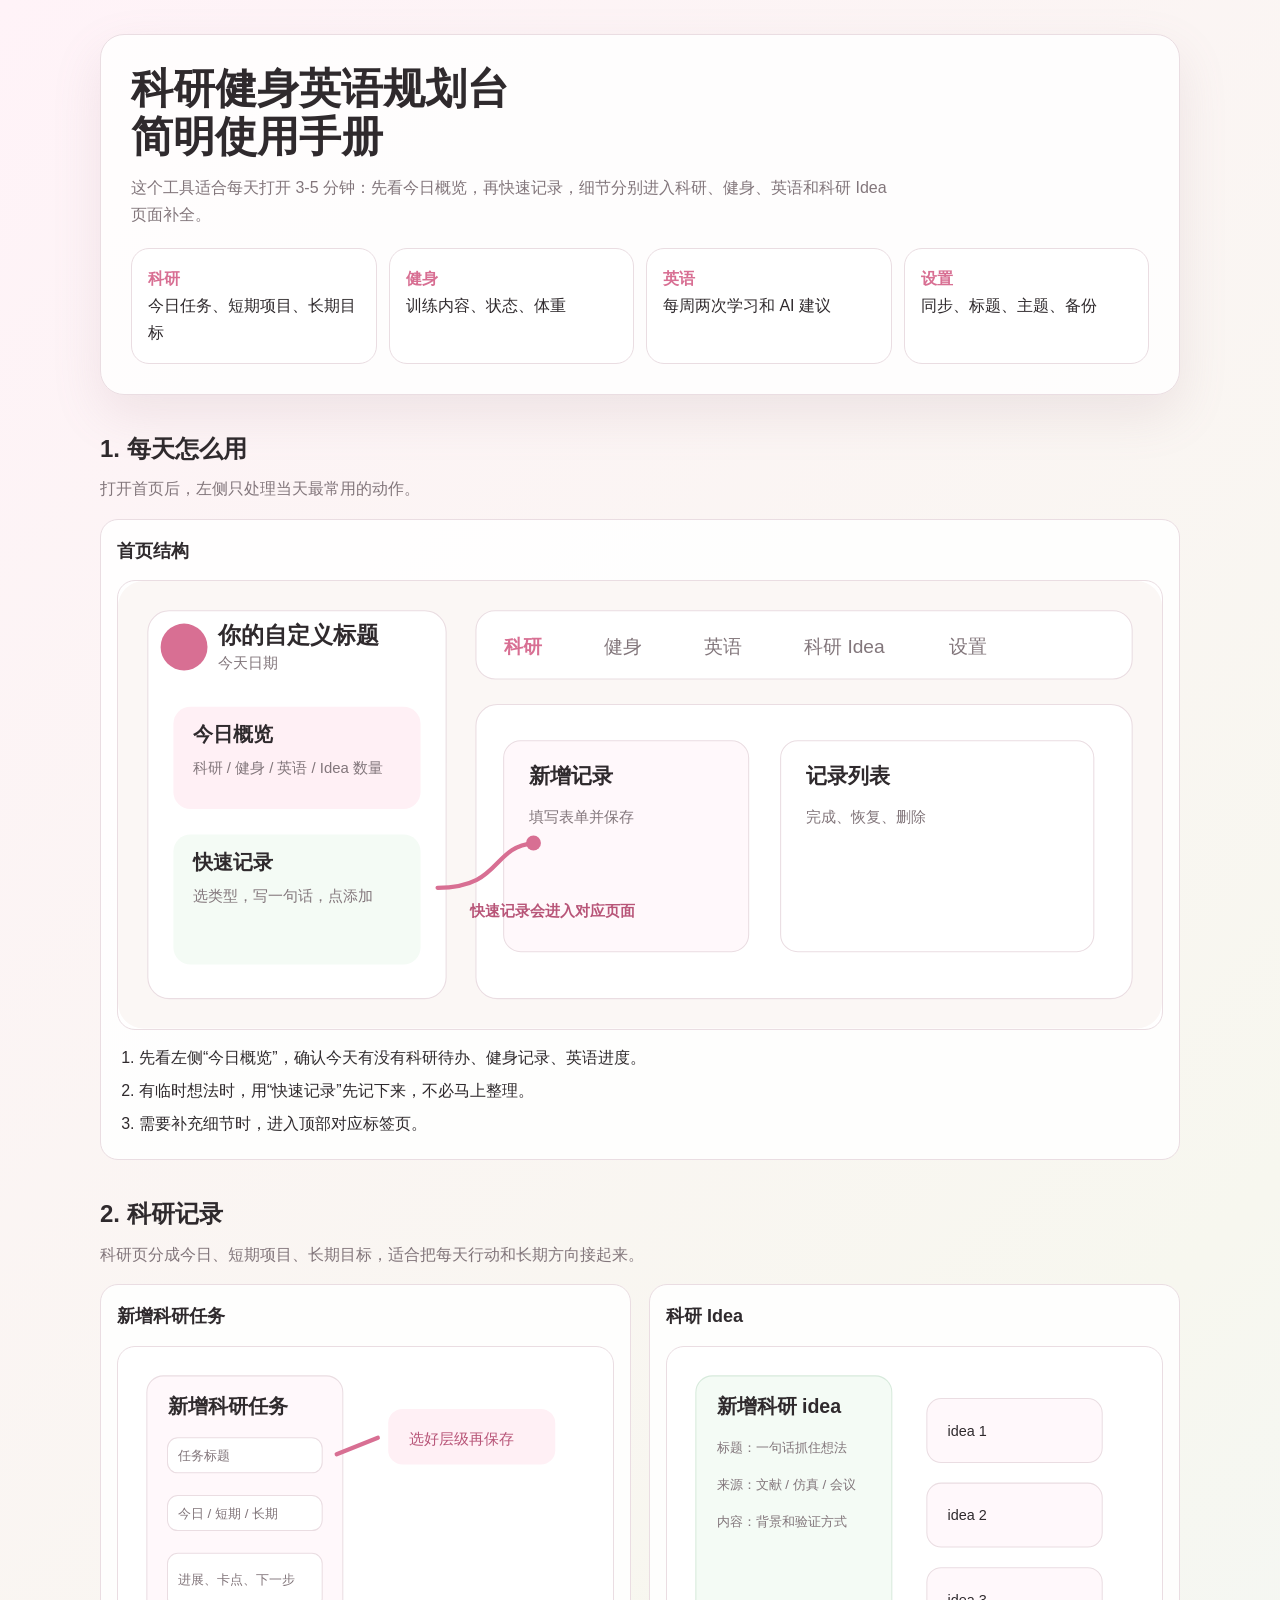
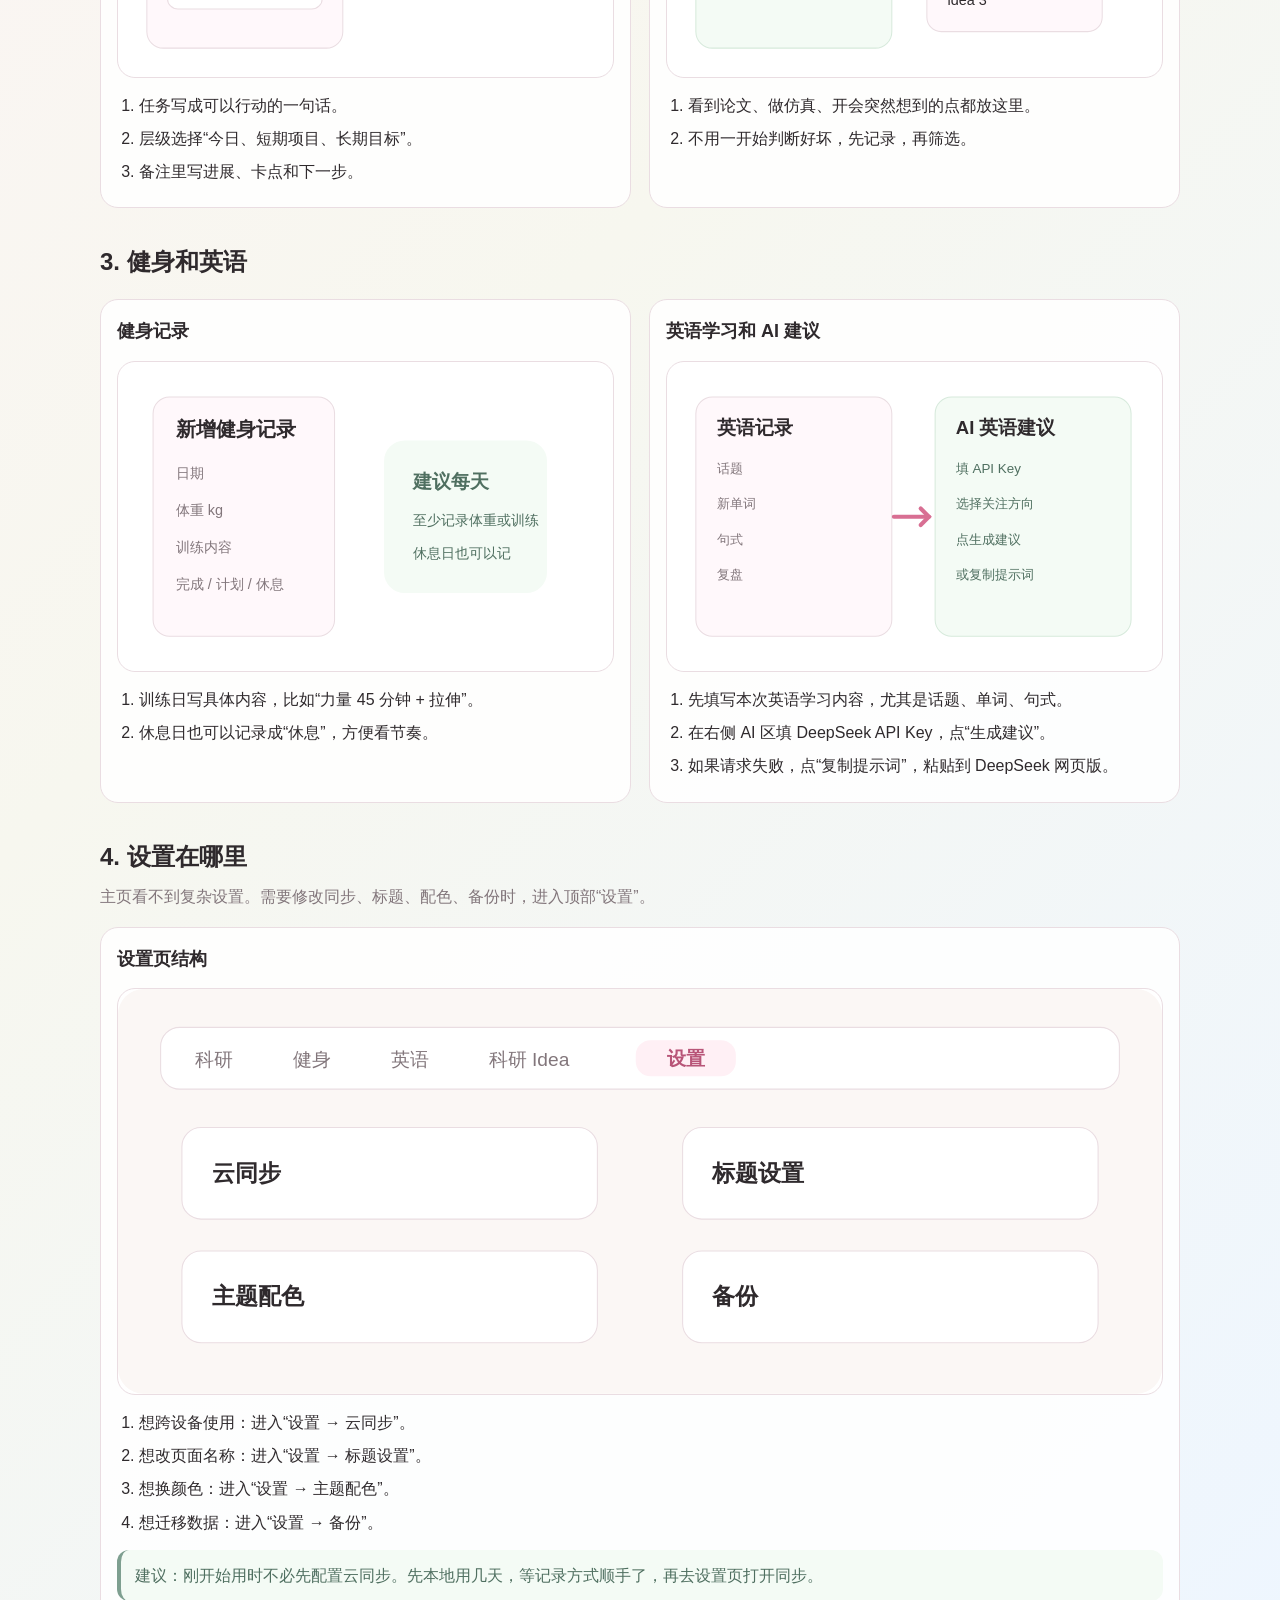
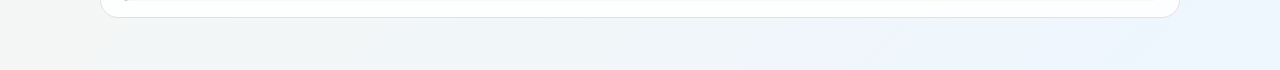
<file: 使用手册.html>
<!doctype html>
<html lang="zh-CN">
  <head>
    <meta charset="UTF-8" />
    <meta name="viewport" content="width=device-width, initial-scale=1.0" />
    <title>科研健身英语规划台使用手册</title>
    <style>
      :root {
        --bg: #fbf7f5;
        --ink: #2f2a2d;
        --muted: #82767b;
        --line: #eadde2;
        --primary: #d86f93;
        --accent: #7e9f90;
        --surface: #ffffff;
        --soft: #fff0f5;
      }

      * {
        box-sizing: border-box;
      }

      body {
        margin: 0;
        background: linear-gradient(135deg, #fff3f8 0%, #f7f7ef 54%, #eef6ff 100%);
        color: var(--ink);
        font-family: "PingFang SC", "Microsoft YaHei", "Segoe UI", Arial, sans-serif;
        line-height: 1.7;
      }

      .manual {
        width: min(1080px, calc(100% - 32px));
        margin: 0 auto;
        padding: 34px 0 52px;
      }

      .hero {
        padding: 30px;
        border: 1px solid var(--line);
        border-radius: 24px;
        background: rgba(255, 255, 255, 0.82);
        box-shadow: 0 20px 50px rgba(155, 121, 132, 0.14);
      }

      h1,
      h2,
      h3,
      p {
        margin: 0;
      }

      h1 {
        font-size: clamp(28px, 4vw, 42px);
        line-height: 1.15;
      }

      h2 {
        margin-top: 34px;
        font-size: 24px;
      }

      h3 {
        font-size: 18px;
      }

      .hero p,
      .section-intro,
      .card p {
        color: var(--muted);
      }

      .hero p {
        margin-top: 12px;
        max-width: 760px;
      }

      .quick-map {
        display: grid;
        grid-template-columns: repeat(4, minmax(0, 1fr));
        gap: 12px;
        margin-top: 20px;
      }

      .quick-map div,
      .card {
        border: 1px solid var(--line);
        border-radius: 18px;
        background: rgba(255, 255, 255, 0.88);
        padding: 16px;
      }

      .quick-map strong {
        display: block;
        color: var(--primary);
      }

      .section-intro {
        margin-top: 6px;
      }

      .guide-grid {
        display: grid;
        grid-template-columns: 1fr 1fr;
        gap: 18px;
        margin-top: 16px;
      }

      .wide {
        grid-column: 1 / -1;
      }

      .visual {
        width: 100%;
        height: auto;
        display: block;
        margin-top: 14px;
        border: 1px solid var(--line);
        border-radius: 18px;
        background: #fff;
      }

      .steps {
        margin: 14px 0 0;
        padding-left: 22px;
      }

      .steps li {
        margin: 6px 0;
      }

      .note {
        margin-top: 14px;
        border-left: 4px solid var(--accent);
        border-radius: 12px;
        background: #f4fbf5;
        padding: 12px 14px;
        color: #4f6f60;
      }

      code {
        border-radius: 8px;
        background: var(--soft);
        color: #a94f70;
        padding: 2px 6px;
      }

      @media (max-width: 800px) {
        .guide-grid,
        .quick-map {
          grid-template-columns: 1fr;
        }
      }
    </style>
  </head>
  <body>
    <main class="manual">
      <section class="hero">
        <h1>科研健身英语规划台<br />简明使用手册</h1>
        <p>这个工具适合每天打开 3-5 分钟：先看今日概览，再快速记录，细节分别进入科研、健身、英语和科研 Idea 页面补全。</p>
        <div class="quick-map">
          <div><strong>科研</strong>今日任务、短期项目、长期目标</div>
          <div><strong>健身</strong>训练内容、状态、体重</div>
          <div><strong>英语</strong>每周两次学习和 AI 建议</div>
          <div><strong>设置</strong>同步、标题、主题、备份</div>
        </div>
      </section>

      <h2>1. 每天怎么用</h2>
      <p class="section-intro">打开首页后，左侧只处理当天最常用的动作。</p>
      <div class="guide-grid">
        <article class="card wide">
          <h3>首页结构</h3>
          <svg class="visual" viewBox="0 0 980 420" role="img" aria-label="首页结构示意图">
            <rect width="980" height="420" rx="24" fill="#fbf7f5" />
            <rect x="28" y="28" width="280" height="364" rx="20" fill="#fff" stroke="#eadde2" />
            <rect x="336" y="28" width="616" height="64" rx="18" fill="#fff" stroke="#eadde2" />
            <rect x="336" y="116" width="616" height="276" rx="20" fill="#fff" stroke="#eadde2" />
            <circle cx="62" cy="62" r="22" fill="#d86f93" />
            <text x="94" y="58" font-size="22" font-weight="700" fill="#2f2a2d">你的自定义标题</text>
            <text x="94" y="82" font-size="14" fill="#82767b">今天日期</text>
            <rect x="52" y="118" width="232" height="96" rx="16" fill="#fff0f5" />
            <text x="70" y="150" font-size="19" font-weight="700" fill="#2f2a2d">今日概览</text>
            <text x="70" y="180" font-size="14" fill="#82767b">科研 / 健身 / 英语 / Idea 数量</text>
            <rect x="52" y="238" width="232" height="122" rx="16" fill="#f4fbf5" />
            <text x="70" y="270" font-size="19" font-weight="700" fill="#2f2a2d">快速记录</text>
            <text x="70" y="300" font-size="14" fill="#82767b">选类型，写一句话，点添加</text>
            <text x="362" y="68" font-size="18" font-weight="700" fill="#d86f93">科研</text>
            <text x="456" y="68" font-size="18" fill="#82767b">健身</text>
            <text x="550" y="68" font-size="18" fill="#82767b">英语</text>
            <text x="644" y="68" font-size="18" fill="#82767b">科研 Idea</text>
            <text x="780" y="68" font-size="18" fill="#82767b">设置</text>
            <rect x="362" y="150" width="230" height="198" rx="16" fill="#fff8fb" stroke="#eadde2" />
            <rect x="622" y="150" width="294" height="198" rx="16" fill="#ffffff" stroke="#eadde2" />
            <text x="386" y="190" font-size="20" font-weight="700" fill="#2f2a2d">新增记录</text>
            <text x="386" y="226" font-size="14" fill="#82767b">填写表单并保存</text>
            <text x="646" y="190" font-size="20" font-weight="700" fill="#2f2a2d">记录列表</text>
            <text x="646" y="226" font-size="14" fill="#82767b">完成、恢复、删除</text>
            <path d="M300 288 C360 288 350 250 390 246" fill="none" stroke="#d86f93" stroke-width="4" stroke-linecap="round" />
            <circle cx="390" cy="246" r="7" fill="#d86f93" />
            <text x="330" y="314" font-size="14" font-weight="700" fill="#b85578">快速记录会进入对应页面</text>
          </svg>
          <ol class="steps">
            <li>先看左侧“今日概览”，确认今天有没有科研待办、健身记录、英语进度。</li>
            <li>有临时想法时，用“快速记录”先记下来，不必马上整理。</li>
            <li>需要补充细节时，进入顶部对应标签页。</li>
          </ol>
        </article>
      </div>

      <h2>2. 科研记录</h2>
      <p class="section-intro">科研页分成今日、短期项目、长期目标，适合把每天行动和长期方向接起来。</p>
      <div class="guide-grid">
        <article class="card">
          <h3>新增科研任务</h3>
          <svg class="visual" viewBox="0 0 480 320" role="img" aria-label="科研任务填写示意图">
            <rect width="480" height="320" rx="20" fill="#fff" />
            <rect x="28" y="28" width="190" height="264" rx="16" fill="#fff8fb" stroke="#eadde2" />
            <text x="48" y="64" font-size="19" font-weight="700" fill="#2f2a2d">新增科研任务</text>
            <rect x="48" y="88" width="150" height="34" rx="10" fill="#fff" stroke="#eadde2" />
            <text x="58" y="110" font-size="13" fill="#82767b">任务标题</text>
            <rect x="48" y="144" width="150" height="34" rx="10" fill="#fff" stroke="#eadde2" />
            <text x="58" y="166" font-size="13" fill="#82767b">今日 / 短期 / 长期</text>
            <rect x="48" y="200" width="150" height="54" rx="10" fill="#fff" stroke="#eadde2" />
            <text x="58" y="230" font-size="13" fill="#82767b">进展、卡点、下一步</text>
            <rect x="262" y="60" width="162" height="54" rx="14" fill="#fff0f5" />
            <text x="282" y="94" font-size="15" fill="#b85578">选好层级再保存</text>
            <path d="M252 88 L212 104" stroke="#d86f93" stroke-width="4" stroke-linecap="round" />
          </svg>
          <ol class="steps">
            <li>任务写成可以行动的一句话。</li>
            <li>层级选择“今日、短期项目、长期目标”。</li>
            <li>备注里写进展、卡点和下一步。</li>
          </ol>
        </article>

        <article class="card">
          <h3>科研 Idea</h3>
          <svg class="visual" viewBox="0 0 480 320" role="img" aria-label="科研 idea 页面示意图">
            <rect width="480" height="320" rx="20" fill="#fff" />
            <rect x="28" y="28" width="190" height="264" rx="16" fill="#f4fbf5" stroke="#d7eadc" />
            <text x="48" y="64" font-size="19" font-weight="700" fill="#2f2a2d">新增科研 idea</text>
            <text x="48" y="102" font-size="13" fill="#82767b">标题：一句话抓住想法</text>
            <text x="48" y="138" font-size="13" fill="#82767b">来源：文献 / 仿真 / 会议</text>
            <text x="48" y="174" font-size="13" fill="#82767b">内容：背景和验证方式</text>
            <rect x="252" y="50" width="170" height="62" rx="14" fill="#fff8fb" stroke="#eadde2" />
            <rect x="252" y="132" width="170" height="62" rx="14" fill="#fff8fb" stroke="#eadde2" />
            <rect x="252" y="214" width="170" height="62" rx="14" fill="#fff8fb" stroke="#eadde2" />
            <text x="272" y="86" font-size="14" fill="#2f2a2d">idea 1</text>
            <text x="272" y="168" font-size="14" fill="#2f2a2d">idea 2</text>
            <text x="272" y="250" font-size="14" fill="#2f2a2d">idea 3</text>
          </svg>
          <ol class="steps">
            <li>看到论文、做仿真、开会突然想到的点都放这里。</li>
            <li>不用一开始判断好坏，先记录，再筛选。</li>
          </ol>
        </article>
      </div>

      <h2>3. 健身和英语</h2>
      <div class="guide-grid">
        <article class="card">
          <h3>健身记录</h3>
          <svg class="visual" viewBox="0 0 480 300" role="img" aria-label="健身记录示意图">
            <rect width="480" height="300" rx="20" fill="#fff" />
            <rect x="34" y="34" width="176" height="232" rx="16" fill="#fff8fb" stroke="#eadde2" />
            <text x="56" y="72" font-size="19" font-weight="700" fill="#2f2a2d">新增健身记录</text>
            <text x="56" y="112" font-size="14" fill="#82767b">日期</text>
            <text x="56" y="148" font-size="14" fill="#82767b">体重 kg</text>
            <text x="56" y="184" font-size="14" fill="#82767b">训练内容</text>
            <text x="56" y="220" font-size="14" fill="#82767b">完成 / 计划 / 休息</text>
            <rect x="258" y="76" width="158" height="148" rx="20" fill="#f4fbf5" />
            <text x="286" y="122" font-size="18" font-weight="700" fill="#4f6f60">建议每天</text>
            <text x="286" y="158" font-size="14" fill="#4f6f60">至少记录体重或训练</text>
            <text x="286" y="190" font-size="14" fill="#4f6f60">休息日也可以记</text>
          </svg>
          <ol class="steps">
            <li>训练日写具体内容，比如“力量 45 分钟 + 拉伸”。</li>
            <li>休息日也可以记录成“休息”，方便看节奏。</li>
          </ol>
        </article>

        <article class="card">
          <h3>英语学习和 AI 建议</h3>
          <svg class="visual" viewBox="0 0 480 300" role="img" aria-label="英语 AI 建议示意图">
            <rect width="480" height="300" rx="20" fill="#fff" />
            <rect x="28" y="34" width="190" height="232" rx="16" fill="#fff8fb" stroke="#eadde2" />
            <text x="48" y="70" font-size="18" font-weight="700" fill="#2f2a2d">英语记录</text>
            <text x="48" y="108" font-size="13" fill="#82767b">话题</text>
            <text x="48" y="142" font-size="13" fill="#82767b">新单词</text>
            <text x="48" y="176" font-size="13" fill="#82767b">句式</text>
            <text x="48" y="210" font-size="13" fill="#82767b">复盘</text>
            <rect x="260" y="34" width="190" height="232" rx="16" fill="#f4fbf5" stroke="#d7eadc" />
            <text x="280" y="70" font-size="18" font-weight="700" fill="#2f2a2d">AI 英语建议</text>
            <text x="280" y="108" font-size="13" fill="#4f6f60">填 API Key</text>
            <text x="280" y="142" font-size="13" fill="#4f6f60">选择关注方向</text>
            <text x="280" y="176" font-size="13" fill="#4f6f60">点生成建议</text>
            <text x="280" y="210" font-size="13" fill="#4f6f60">或复制提示词</text>
            <path d="M220 150 L254 150" stroke="#d86f93" stroke-width="4" stroke-linecap="round" />
            <path d="M246 142 L254 150 L246 158" fill="none" stroke="#d86f93" stroke-width="4" stroke-linecap="round" />
          </svg>
          <ol class="steps">
            <li>先填写本次英语学习内容，尤其是话题、单词、句式。</li>
            <li>在右侧 AI 区填 DeepSeek API Key，点“生成建议”。</li>
            <li>如果请求失败，点“复制提示词”，粘贴到 DeepSeek 网页版。</li>
          </ol>
        </article>
      </div>

      <h2>4. 设置在哪里</h2>
      <p class="section-intro">主页看不到复杂设置。需要修改同步、标题、配色、备份时，进入顶部“设置”。</p>
      <div class="guide-grid">
        <article class="card wide">
          <h3>设置页结构</h3>
          <svg class="visual" viewBox="0 0 980 380" role="img" aria-label="设置页示意图">
            <rect width="980" height="380" rx="24" fill="#fbf7f5" />
            <rect x="40" y="36" width="900" height="58" rx="18" fill="#fff" stroke="#eadde2" />
            <text x="72" y="72" font-size="18" fill="#82767b">科研</text>
            <text x="164" y="72" font-size="18" fill="#82767b">健身</text>
            <text x="256" y="72" font-size="18" fill="#82767b">英语</text>
            <text x="348" y="72" font-size="18" fill="#82767b">科研 Idea</text>
            <rect x="486" y="48" width="94" height="34" rx="14" fill="#fff0f5" />
            <text x="515" y="71" font-size="18" font-weight="700" fill="#b85578">设置</text>
            <rect x="60" y="130" width="390" height="86" rx="18" fill="#fff" stroke="#eadde2" />
            <rect x="530" y="130" width="390" height="86" rx="18" fill="#fff" stroke="#eadde2" />
            <rect x="60" y="246" width="390" height="86" rx="18" fill="#fff" stroke="#eadde2" />
            <rect x="530" y="246" width="390" height="86" rx="18" fill="#fff" stroke="#eadde2" />
            <text x="88" y="180" font-size="22" font-weight="700" fill="#2f2a2d">云同步</text>
            <text x="558" y="180" font-size="22" font-weight="700" fill="#2f2a2d">标题设置</text>
            <text x="88" y="296" font-size="22" font-weight="700" fill="#2f2a2d">主题配色</text>
            <text x="558" y="296" font-size="22" font-weight="700" fill="#2f2a2d">备份</text>
          </svg>
          <ol class="steps">
            <li>想跨设备使用：进入“设置 → 云同步”。</li>
            <li>想改页面名称：进入“设置 → 标题设置”。</li>
            <li>想换颜色：进入“设置 → 主题配色”。</li>
            <li>想迁移数据：进入“设置 → 备份”。</li>
          </ol>
          <div class="note">建议：刚开始用时不必先配置云同步。先本地用几天，等记录方式顺手了，再去设置页打开同步。</div>
        </article>
      </div>
    </main>
  </body>
</html>
</file>
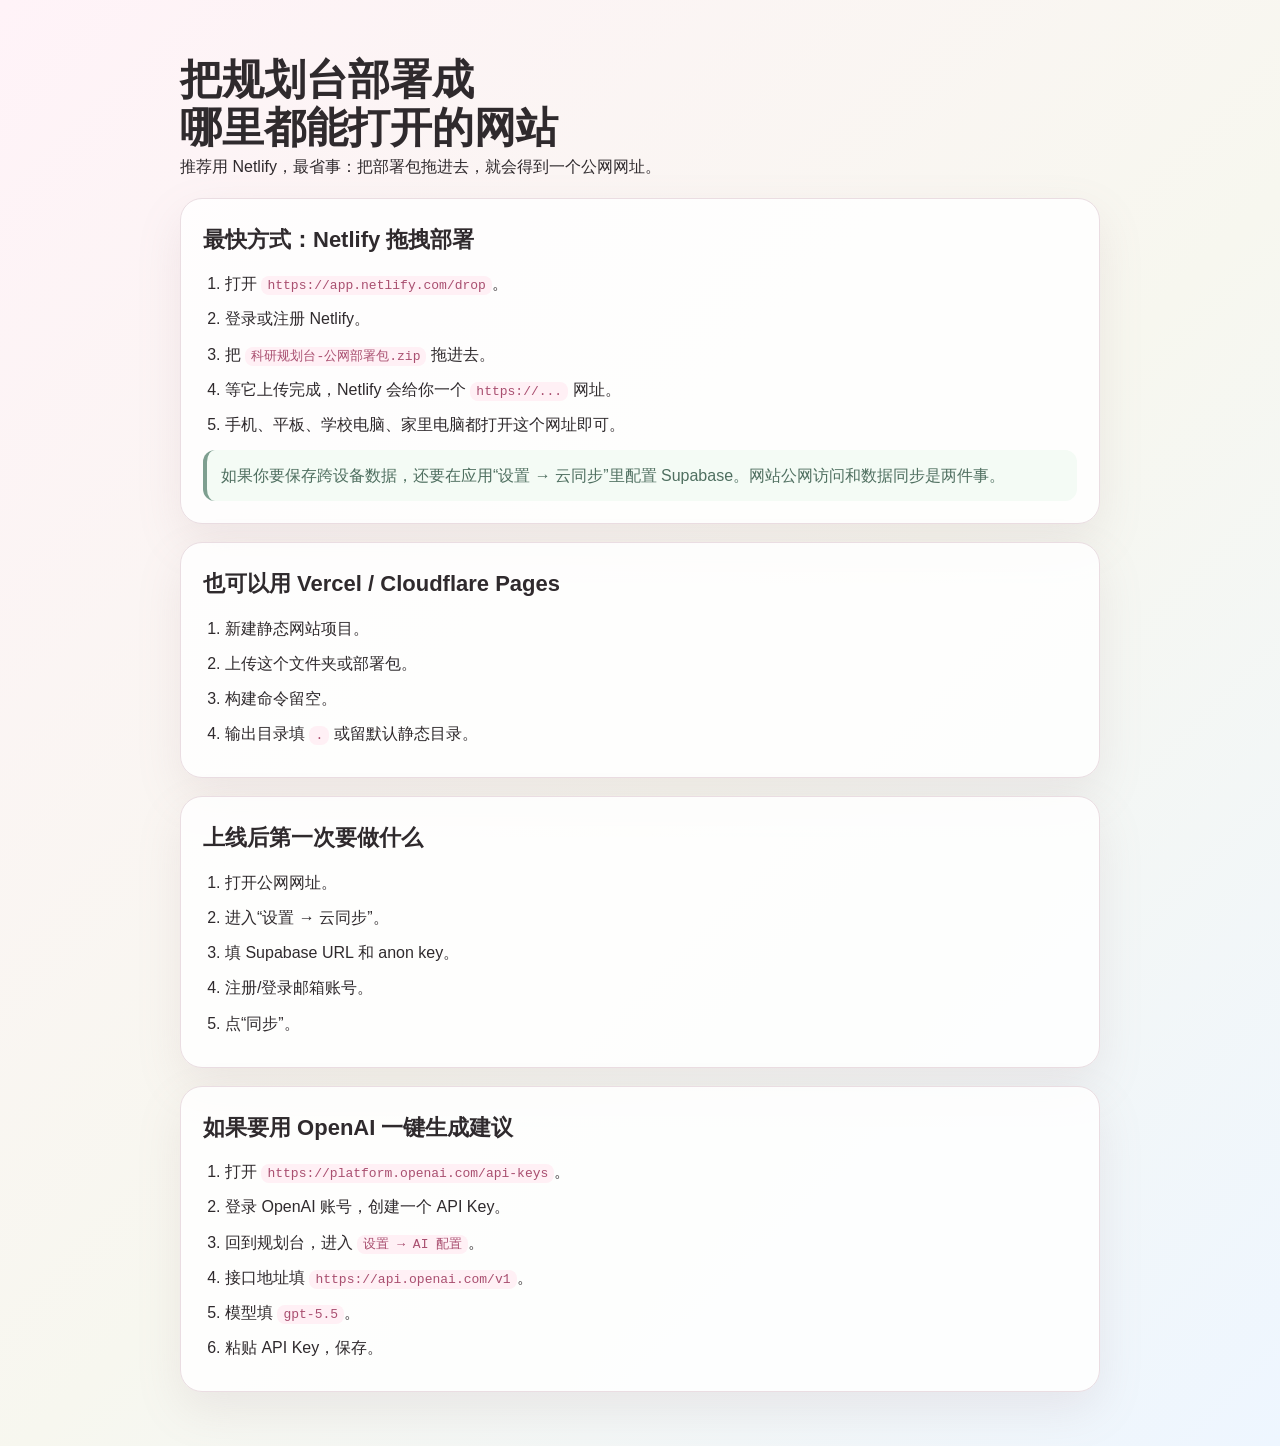
<file: 部署到公网.html>
<!doctype html>
<html lang="zh-CN">
  <head>
    <meta charset="UTF-8" />
    <meta name="viewport" content="width=device-width, initial-scale=1.0" />
    <title>部署到公网说明</title>
    <style>
      body {
        margin: 0;
        background: linear-gradient(135deg, #fff3f8 0%, #f7f7ef 54%, #eef6ff 100%);
        color: #2f2a2d;
        font-family: "PingFang SC", "Microsoft YaHei", Arial, sans-serif;
        line-height: 1.7;
      }
      main {
        width: min(920px, calc(100% - 32px));
        margin: 0 auto;
        padding: 38px 0 54px;
      }
      section {
        margin-top: 18px;
        border: 1px solid #eadde2;
        border-radius: 22px;
        background: rgba(255, 255, 255, 0.86);
        padding: 22px;
        box-shadow: 0 18px 46px rgba(155, 121, 132, 0.13);
      }
      h1,
      h2,
      p {
        margin: 0;
      }
      h1 {
        font-size: clamp(28px, 5vw, 42px);
        line-height: 1.15;
      }
      h2 {
        margin-bottom: 8px;
        font-size: 22px;
      }
      ol {
        margin: 12px 0 0;
        padding-left: 22px;
      }
      li {
        margin: 8px 0;
      }
      code {
        border-radius: 8px;
        background: #fff0f5;
        color: #a94f70;
        padding: 2px 6px;
      }
      .hero {
        border: 0;
        background: transparent;
        box-shadow: none;
        padding: 0;
      }
      .note {
        margin-top: 12px;
        border-left: 4px solid #7e9f90;
        border-radius: 12px;
        background: #f4fbf5;
        padding: 12px 14px;
        color: #4f6f60;
      }
    </style>
  </head>
  <body>
    <main>
      <section class="hero">
        <h1>把规划台部署成<br />哪里都能打开的网站</h1>
        <p>推荐用 Netlify，最省事：把部署包拖进去，就会得到一个公网网址。</p>
      </section>

      <section>
        <h2>最快方式：Netlify 拖拽部署</h2>
        <ol>
          <li>打开 <code>https://app.netlify.com/drop</code>。</li>
          <li>登录或注册 Netlify。</li>
          <li>把 <code>科研规划台-公网部署包.zip</code> 拖进去。</li>
          <li>等它上传完成，Netlify 会给你一个 <code>https://...</code> 网址。</li>
          <li>手机、平板、学校电脑、家里电脑都打开这个网址即可。</li>
        </ol>
        <div class="note">如果你要保存跨设备数据，还要在应用“设置 → 云同步”里配置 Supabase。网站公网访问和数据同步是两件事。</div>
      </section>

      <section>
        <h2>也可以用 Vercel / Cloudflare Pages</h2>
        <ol>
          <li>新建静态网站项目。</li>
          <li>上传这个文件夹或部署包。</li>
          <li>构建命令留空。</li>
          <li>输出目录填 <code>.</code> 或留默认静态目录。</li>
        </ol>
      </section>

      <section>
        <h2>上线后第一次要做什么</h2>
        <ol>
          <li>打开公网网址。</li>
          <li>进入“设置 → 云同步”。</li>
          <li>填 Supabase URL 和 anon key。</li>
          <li>注册/登录邮箱账号。</li>
          <li>点“同步”。</li>
        </ol>
      </section>

      <section>
        <h2>如果要用 OpenAI 一键生成建议</h2>
        <ol>
          <li>打开 <code>https://platform.openai.com/api-keys</code>。</li>
          <li>登录 OpenAI 账号，创建一个 API Key。</li>
          <li>回到规划台，进入 <code>设置 → AI 配置</code>。</li>
          <li>接口地址填 <code>https://api.openai.com/v1</code>。</li>
          <li>模型填 <code>gpt-5.5</code>。</li>
          <li>粘贴 API Key，保存。</li>
        </ol>
      </section>
    </main>
  </body>
</html>
</file>
